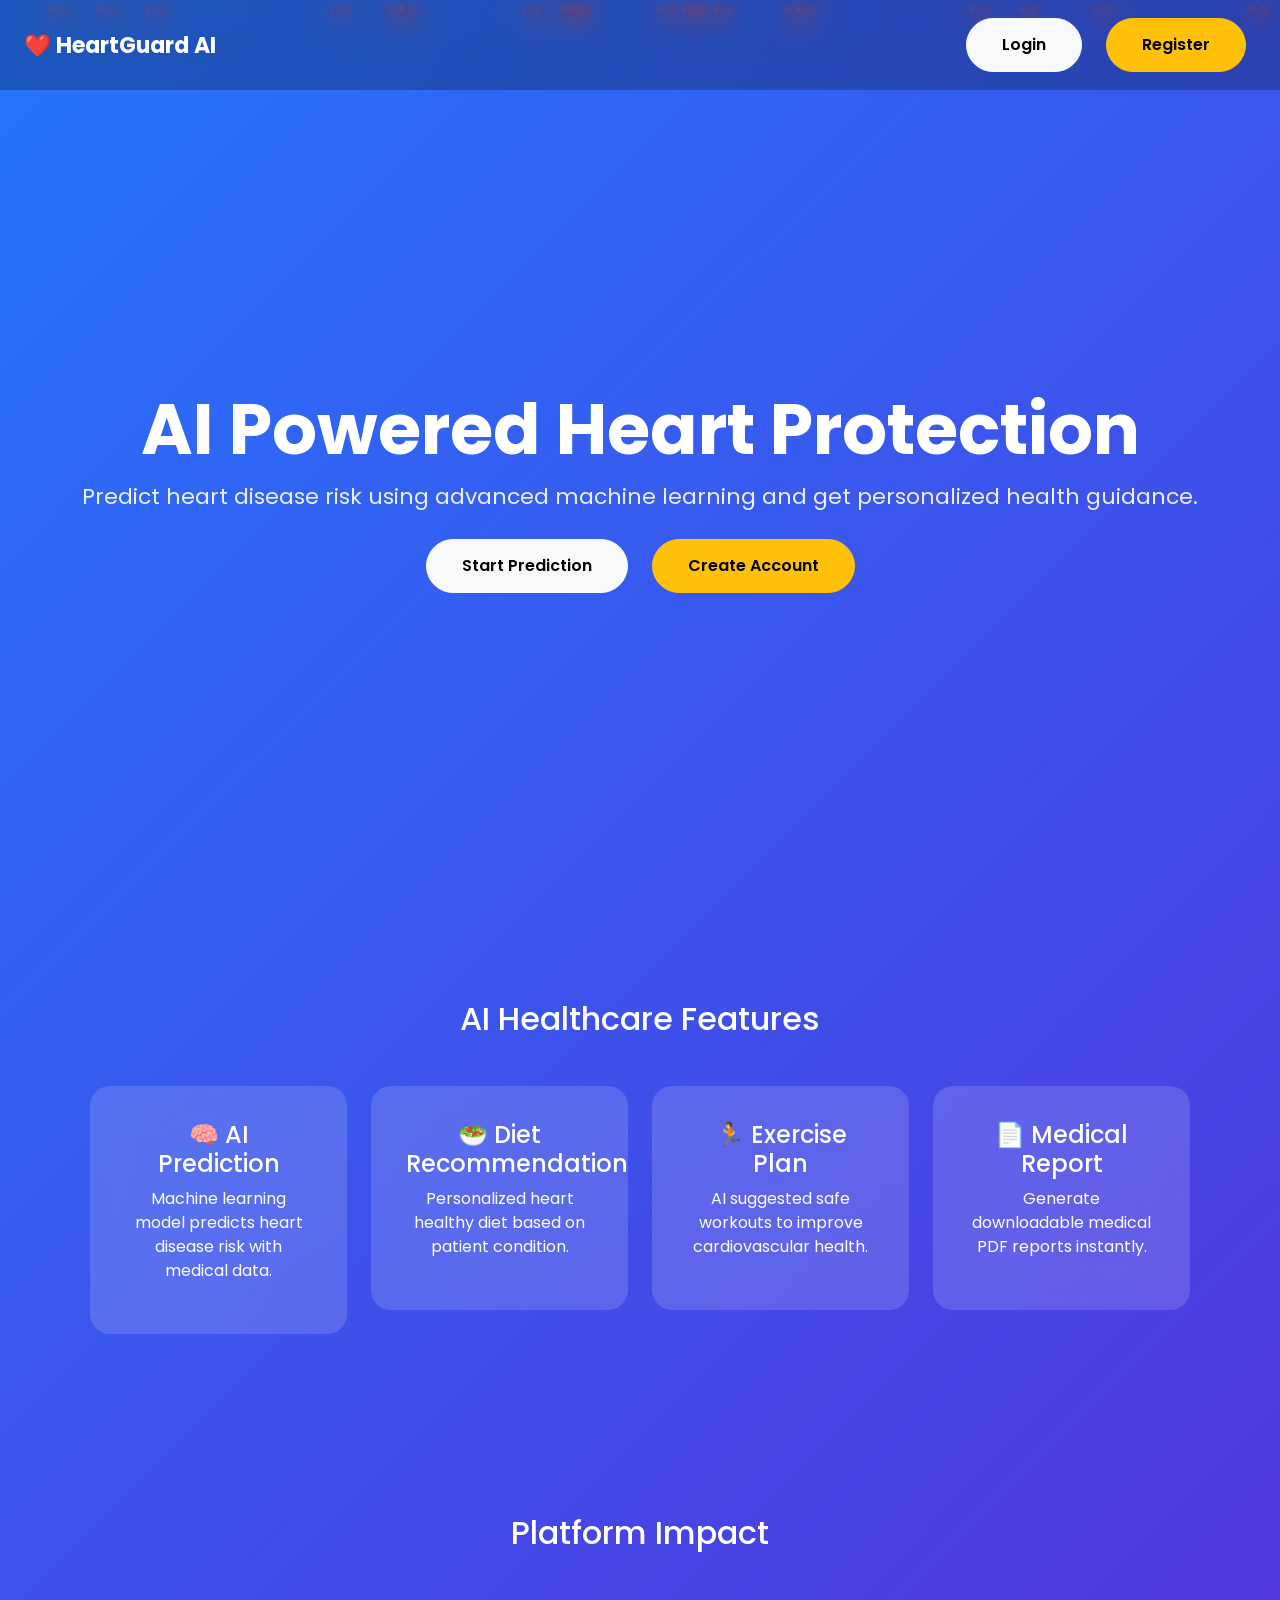
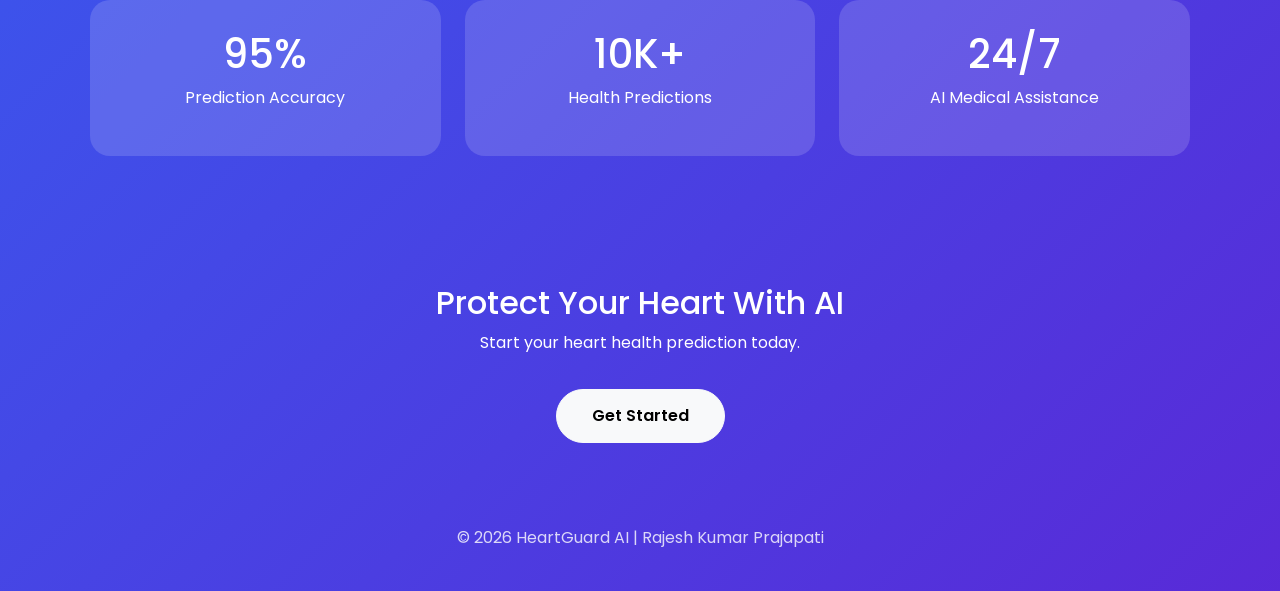
<file: heart_guard1/templates/landing.html>
<!DOCTYPE html>
<html lang="en">

<head>

<meta charset="UTF-8">
<title>HeartGuard AI</title>
<meta name="viewport" content="width=device-width, initial-scale=1.0">

<link href="https://cdn.jsdelivr.net/npm/bootstrap@5.3.2/dist/css/bootstrap.min.css" rel="stylesheet">

<link href="https://fonts.googleapis.com/css2?family=Poppins:wght@300;400;600;700&display=swap" rel="stylesheet">

<style>

body{
font-family:'Poppins',sans-serif;
margin:0;
color:white;
overflow-x:hidden;
background:linear-gradient(-45deg,#ff416c,#ff4b2b,#6a11cb,#2575fc);
background-size:400% 400%;
animation:gradientMove 12s ease infinite;
}

@keyframes gradientMove{
0%{background-position:0% 50%;}
50%{background-position:100% 50%;}
100%{background-position:0% 50%;}
}

/* Floating hearts */

.heart{
position:absolute;
color:rgba(255,255,255,0.4);
font-size:20px;
animation:float 10s linear infinite;
}

@keyframes float{
0%{transform:translateY(0);opacity:0}
50%{opacity:1}
100%{transform:translateY(-1000px);opacity:0}
}

/* Navbar */

.navbar{
background:rgba(0,0,0,0.25);
backdrop-filter:blur(15px);
}

.navbar-brand{
font-weight:700;
font-size:22px;
}

/* Hero */

.hero{
height:90vh;
display:flex;
align-items:center;
justify-content:center;
text-align:center;
}

.hero h1{
font-size:70px;
font-weight:700;
}

.hero p{
font-size:22px;
opacity:0.9;
}

.btn-main{
padding:14px 35px;
border-radius:40px;
font-weight:600;
margin:10px;
transition:0.3s;
}

.btn-main:hover{
transform:scale(1.08);
}

/* Features */

.features{
padding:100px 20px;
}

.feature-card{
background:rgba(255,255,255,0.15);
backdrop-filter:blur(20px);
border-radius:20px;
padding:35px;
text-align:center;
transition:0.4s;
}

.feature-card:hover{
transform:translateY(-12px) scale(1.05);
box-shadow:0 25px 50px rgba(0,0,0,0.4);
}

/* Stats */

.stats{
padding:80px 20px;
text-align:center;
}

.stat-box{
background:rgba(255,255,255,0.15);
padding:30px;
border-radius:20px;
}

/* Footer */

footer{
padding:25px;
text-align:center;
opacity:0.8;
}

</style>

</head>

<body>

<!-- floating hearts -->

<script>

for(let i=0;i<20;i++){
let heart=document.createElement("div")
heart.className="heart"
heart.innerHTML="❤️"
heart.style.left=Math.random()*100+"%"
heart.style.animationDuration=(Math.random()*6+6)+"s"
document.body.appendChild(heart)
}

</script>


<!-- Navbar -->

<nav class="navbar navbar-expand-lg navbar-dark px-4">

<a class="navbar-brand">❤️ HeartGuard AI</a>

<div class="ms-auto">

<a href="/login" class="btn btn-light btn-main">Login</a>
<a href="/register" class="btn btn-warning btn-main">Register</a>

</div>

</nav>


<!-- Hero -->

<section class="hero">

<div>

<h1>AI Powered Heart Protection</h1>

<p>Predict heart disease risk using advanced machine learning and get personalized health guidance.</p>

<div>

<a href="/login" class="btn btn-light btn-main">Start Prediction</a>
<a href="/register" class="btn btn-warning btn-main">Create Account</a>

</div>

</div>

</section>


<!-- Features -->

<section class="features container">

<h2 class="text-center mb-5">AI Healthcare Features</h2>

<div class="row g-4">

<div class="col-md-3">
<div class="feature-card">
<h4>🧠 AI Prediction</h4>
<p>Machine learning model predicts heart disease risk with medical data.</p>
</div>
</div>

<div class="col-md-3">
<div class="feature-card">
<h4>🥗 Diet Recommendation</h4>
<p>Personalized heart healthy diet based on patient condition.</p>
</div>
</div>

<div class="col-md-3">
<div class="feature-card">
<h4>🏃 Exercise Plan</h4>
<p>AI suggested safe workouts to improve cardiovascular health.</p>
</div>
</div>

<div class="col-md-3">
<div class="feature-card">
<h4>📄 Medical Report</h4>
<p>Generate downloadable medical PDF reports instantly.</p>
</div>
</div>

</div>

</section>


<!-- Stats -->

<section class="stats container">

<h2 class="mb-5">Platform Impact</h2>

<div class="row g-4">

<div class="col-md-4">
<div class="stat-box">
<h1>95%</h1>
<p>Prediction Accuracy</p>
</div>
</div>

<div class="col-md-4">
<div class="stat-box">
<h1>10K+</h1>
<p>Health Predictions</p>
</div>
</div>

<div class="col-md-4">
<div class="stat-box">
<h1>24/7</h1>
<p>AI Medical Assistance</p>
</div>
</div>

</div>

</section>


<!-- CTA -->

<section class="text-center py-5">

<h2>Protect Your Heart With AI</h2>

<p class="mb-4">Start your heart health prediction today.</p>

<a href="/login" class="btn btn-light btn-main">Get Started</a>

</section>


<!-- Footer -->

<footer>

<p>© 2026 HeartGuard AI | Rajesh Kumar Prajapati</p>

</footer>

</body>

</html>
</file>
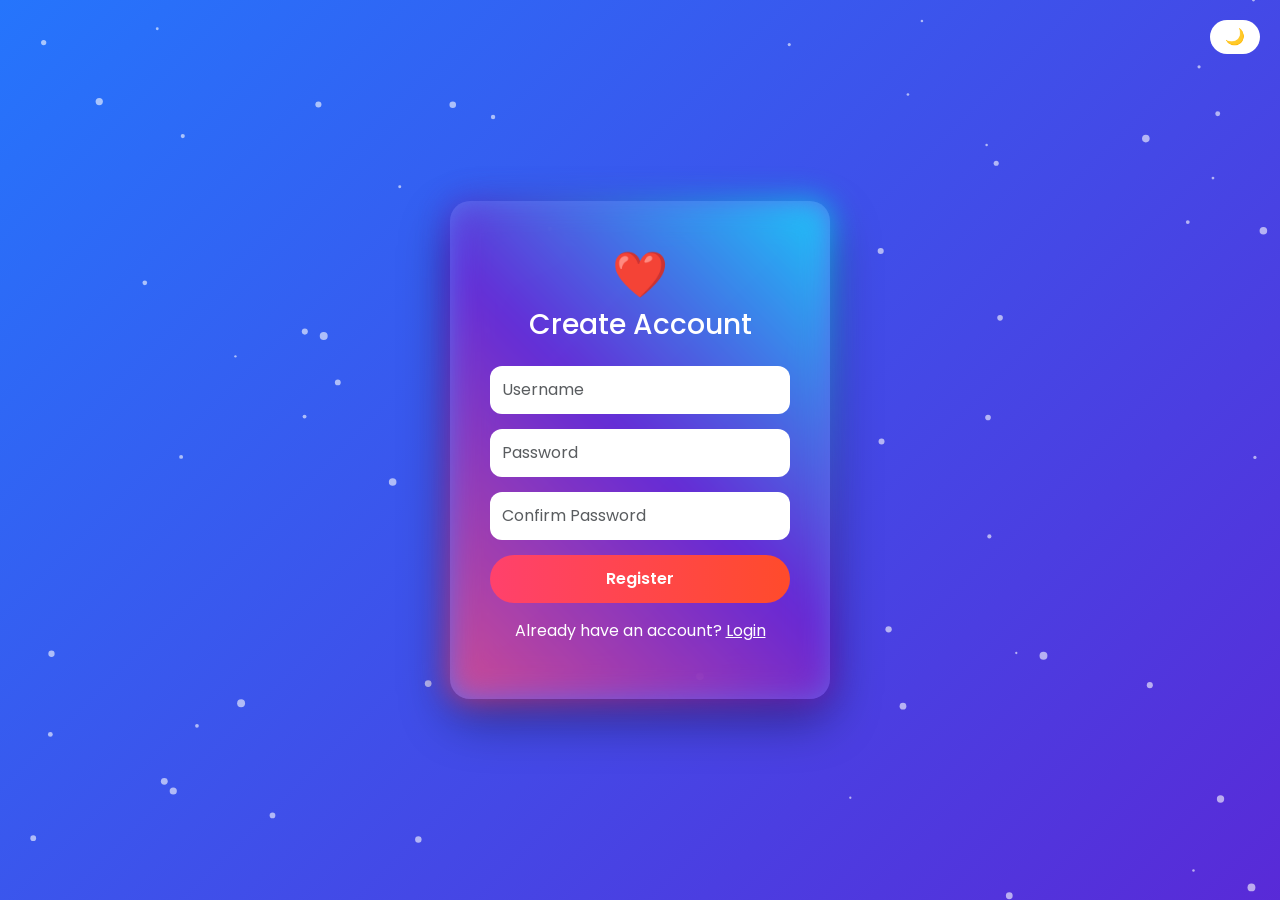
<file: heart_guard1/templates/register.html>
<!DOCTYPE html>
<html lang="en">
<head>
<meta charset="UTF-8">
<title>Register - HeartGuard AI</title>
<meta name="viewport" content="width=device-width, initial-scale=1.0">

<link href="https://cdn.jsdelivr.net/npm/bootstrap@5.3.2/dist/css/bootstrap.min.css" rel="stylesheet">
<link href="https://fonts.googleapis.com/css2?family=Poppins:wght@400;600;700&display=swap" rel="stylesheet">

<style>
body {
    font-family: 'Poppins', sans-serif;
    margin: 0;
    height: 100vh;
    overflow: hidden;
    background: linear-gradient(-45deg, #ff416c, #ff4b2b, #6a11cb, #2575fc);
    background-size: 400% 400%;
    animation: gradientMove 12s ease infinite;
    transition: 0.4s;
}

/* Gradient Animation */
@keyframes gradientMove {
    0% { background-position: 0% 50%; }
    50% { background-position: 100% 50%; }
    100% { background-position: 0% 50%; }
}

/* Dark Mode */
.dark-mode {
    background: #0f172a !important;
}

/* Particle Canvas */
#particles {
    position: absolute;
    width: 100%;
    height: 100%;
    z-index: 0;
}

/* Glass Card */
.register-card {
    position: relative;
    z-index: 2;
    background: rgba(255,255,255,0.15);
    backdrop-filter: blur(20px);
    border-radius: 20px;
    padding: 40px;
    width: 380px;
    box-shadow: 0 20px 50px rgba(0,0,0,0.4);
    animation: slideIn 1s ease forwards;
    transform: translateX(-100px);
    opacity: 0;
}

@keyframes slideIn {
    to {
        transform: translateX(0);
        opacity: 1;
    }
}

/* Hologram Glow */
.register-card::before {
    content: "";
    position: absolute;
    inset: -2px;
    border-radius: 22px;
    background: linear-gradient(45deg, #ff416c, #6a11cb, #00f2fe);
    z-index: -1;
    filter: blur(15px);
    opacity: 0.7;
}

/* Heart Animation */
.heart {
    font-size: 45px;
    animation: heartbeat 1s infinite;
}

@keyframes heartbeat {
    0% { transform: scale(1); }
    30% { transform: scale(1.2); }
    50% { transform: scale(1); }
    70% { transform: scale(1.25); }
    100% { transform: scale(1); }
}

/* Inputs */
.form-control {
    border-radius: 12px;
    margin-bottom: 15px;
    border: none;
    padding: 12px;
    transition: 0.3s;
}

.form-control:focus {
    box-shadow: 0 0 15px rgba(255,65,108,0.8);
    transform: scale(1.02);
}

/* Button */
.register-btn {
    width: 100%;
    padding: 12px;
    border-radius: 30px;
    border: none;
    background: linear-gradient(to right, #ff416c, #ff4b2b);
    color: white;
    font-weight: 600;
    transition: 0.3s;
}

.register-btn:hover {
    transform: scale(1.05);
    box-shadow: 0 0 20px rgba(255,65,108,0.8);
}

/* Toggle Button */
.theme-toggle {
    position: absolute;
    top: 20px;
    right: 20px;
    z-index: 3;
    background: white;
    border: none;
    border-radius: 30px;
    padding: 5px 15px;
    cursor: pointer;
}
</style>
</head>

<body>

<button class="theme-toggle" onclick="toggleTheme()">🌙</button>

<canvas id="particles"></canvas>

<div class="d-flex justify-content-center align-items-center h-100">

<div class="register-card text-center text-white">
    <div class="heart">❤️</div>
    <h3 class="mb-4">Create Account</h3>

    <form method="POST" onsubmit="return validatePassword()">

        <input name="username" class="form-control" placeholder="Username" required>

        <input id="password" name="password" type="password"
        class="form-control"
        placeholder="Password"
        required
        minlength="8"
        maxlength="12"
        pattern="(?=.*[A-Z])(?=.*[a-z])(?=.*\d).{8,12}"
        title="Password must be 8-12 characters and include uppercase, lowercase and a number">

        <input id="confirm_password" type="password"
        class="form-control"
        placeholder="Confirm Password"
        required>

        <button type="submit" class="register-btn">Register</button>

    </form>

    <p class="mt-3">
        Already have an account?
        <a href="/login" class="text-white">Login</a>
    </p>
</div>

</div>

<script>
/* Dark Mode */
function toggleTheme(){
    document.body.classList.toggle("dark-mode");
}

/* Simple Particle Background */
const canvas = document.getElementById("particles");
const ctx = canvas.getContext("2d");

canvas.width = window.innerWidth;
canvas.height = window.innerHeight;

let particles = [];

for(let i=0;i<60;i++){
    particles.push({
        x: Math.random()*canvas.width,
        y: Math.random()*canvas.height,
        r: Math.random()*3+1,
        dx: Math.random()*1-0.5,
        dy: Math.random()*1-0.5
    });
}

function animate(){
    ctx.clearRect(0,0,canvas.width,canvas.height);
    ctx.fillStyle="rgba(255,255,255,0.6)";
    particles.forEach(p=>{
        ctx.beginPath();
        ctx.arc(p.x,p.y,p.r,0,Math.PI*2);
        ctx.fill();
        p.x+=p.dx;
        p.y+=p.dy;
        if(p.x<0||p.x>canvas.width) p.dx*=-1;
        if(p.y<0||p.y>canvas.height) p.dy*=-1;
    });
    requestAnimationFrame(animate);
}
animate();
</script>
<script>
const card = document.querySelector(".register-card, .login-card");

document.addEventListener("mousemove", (e) => {
    const x = (window.innerWidth / 2 - e.pageX) / 25;
    const y = (window.innerHeight / 2 - e.pageY) / 25;
    card.style.transform = `rotateY(${x}deg) rotateX(${y}deg)`;
});

document.addEventListener("mouseleave", () => {
    card.style.transform = "rotateY(0deg) rotateX(0deg)";
});
</script>
<script>

function validatePassword(){

let password = document.getElementById("password").value;
let confirmPassword = document.getElementById("confirm_password").value;

if(password !== confirmPassword){
    alert("Passwords do not match!");
    return false;
}

return true;

}

</script>
</body>
</html>
</file>
